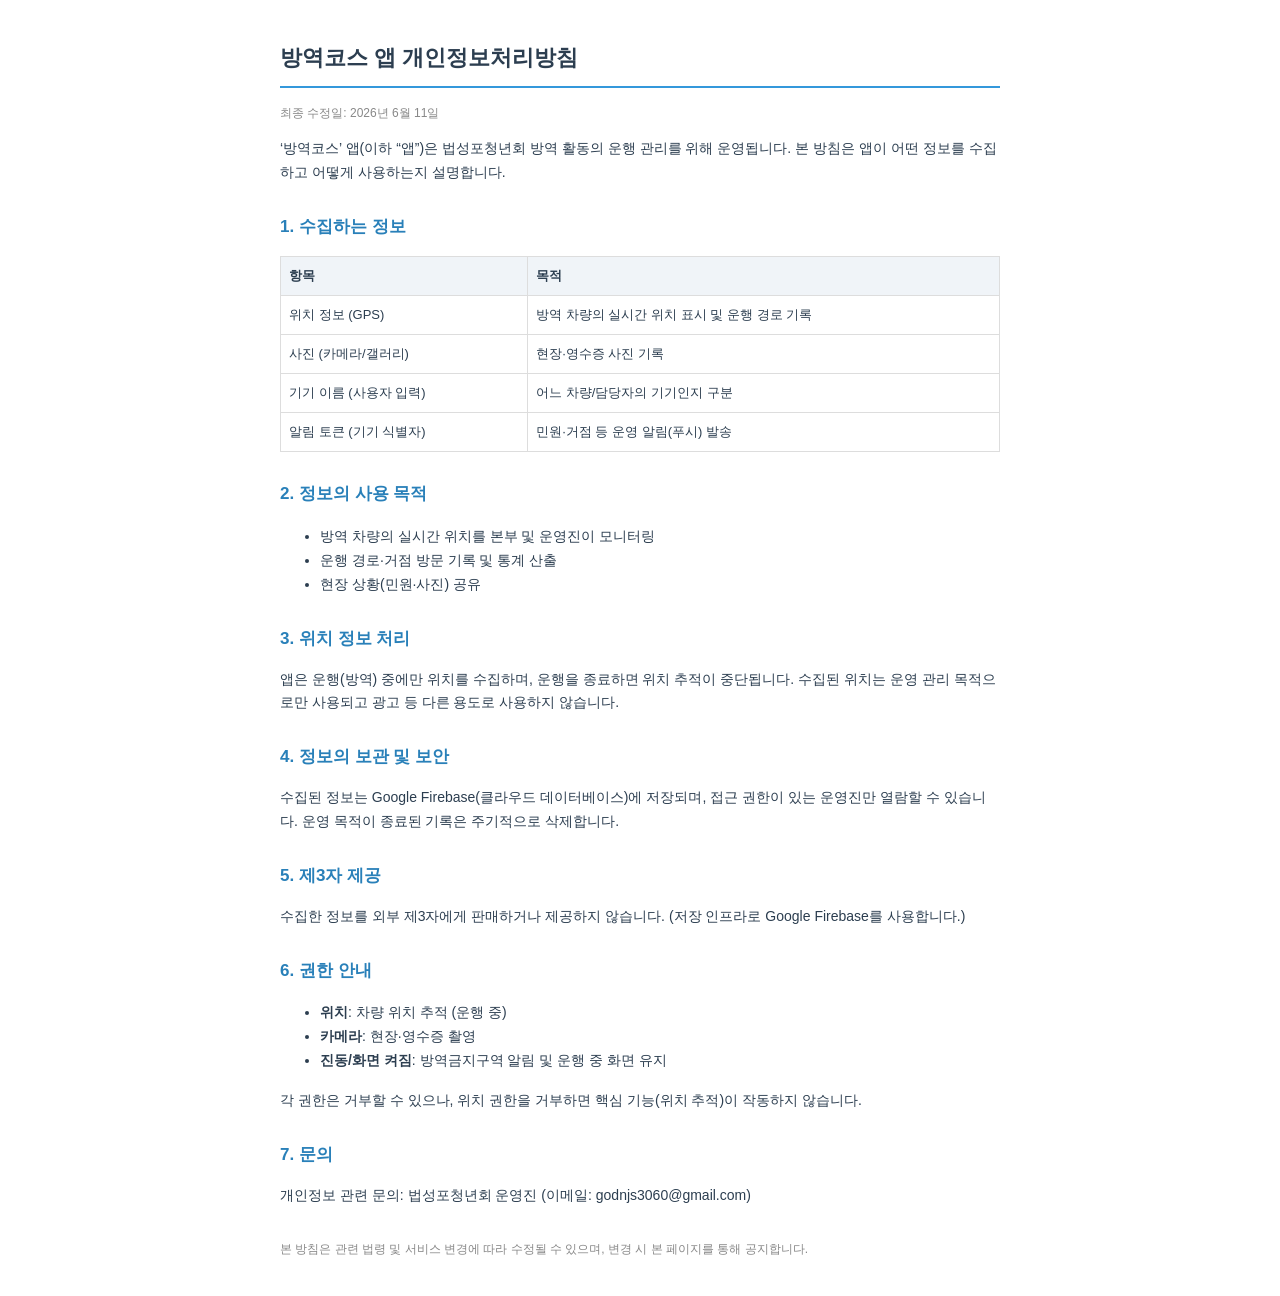
<file: privacy.html>
<!doctype html>
<html lang="ko">
<head>
  <meta charset="utf-8">
  <meta name="viewport" content="width=device-width,initial-scale=1,viewport-fit=cover">
  <title>방역코스 개인정보처리방침</title>
  <style>
    body { font-family: -apple-system, 'Malgun Gothic', sans-serif; line-height: 1.7; color: #2c3e50; max-width: 720px; margin: 0 auto; padding: 24px 18px; }
    h1 { font-size: 22px; border-bottom: 2px solid #3498db; padding-bottom: 10px; }
    h2 { font-size: 17px; margin-top: 28px; color: #2980b9; }
    p, li { font-size: 14px; }
    .muted { color: #888; font-size: 12px; }
    table { width: 100%; border-collapse: collapse; margin: 10px 0; font-size: 13px; }
    th, td { border: 1px solid #ddd; padding: 8px; text-align: left; }
    th { background: #f0f4f8; }
  </style>
</head>
<body>
  <h1>방역코스 앱 개인정보처리방침</h1>
  <p class="muted">최종 수정일: 2026년 6월 11일</p>

  <p>‘방역코스’ 앱(이하 “앱”)은 법성포청년회 방역 활동의 운행 관리를 위해 운영됩니다. 본 방침은 앱이 어떤 정보를 수집하고 어떻게 사용하는지 설명합니다.</p>

  <h2>1. 수집하는 정보</h2>
  <table>
    <tr><th>항목</th><th>목적</th></tr>
    <tr><td>위치 정보 (GPS)</td><td>방역 차량의 실시간 위치 표시 및 운행 경로 기록</td></tr>
    <tr><td>사진 (카메라/갤러리)</td><td>현장·영수증 사진 기록</td></tr>
    <tr><td>기기 이름 (사용자 입력)</td><td>어느 차량/담당자의 기기인지 구분</td></tr>
    <tr><td>알림 토큰 (기기 식별자)</td><td>민원·거점 등 운영 알림(푸시) 발송</td></tr>
  </table>

  <h2>2. 정보의 사용 목적</h2>
  <ul>
    <li>방역 차량의 실시간 위치를 본부 및 운영진이 모니터링</li>
    <li>운행 경로·거점 방문 기록 및 통계 산출</li>
    <li>현장 상황(민원·사진) 공유</li>
  </ul>

  <h2>3. 위치 정보 처리</h2>
  <p>앱은 운행(방역) 중에만 위치를 수집하며, 운행을 종료하면 위치 추적이 중단됩니다. 수집된 위치는 운영 관리 목적으로만 사용되고 광고 등 다른 용도로 사용하지 않습니다.</p>

  <h2>4. 정보의 보관 및 보안</h2>
  <p>수집된 정보는 Google Firebase(클라우드 데이터베이스)에 저장되며, 접근 권한이 있는 운영진만 열람할 수 있습니다. 운영 목적이 종료된 기록은 주기적으로 삭제합니다.</p>

  <h2>5. 제3자 제공</h2>
  <p>수집한 정보를 외부 제3자에게 판매하거나 제공하지 않습니다. (저장 인프라로 Google Firebase를 사용합니다.)</p>

  <h2>6. 권한 안내</h2>
  <ul>
    <li><b>위치</b>: 차량 위치 추적 (운행 중)</li>
    <li><b>카메라</b>: 현장·영수증 촬영</li>
    <li><b>진동/화면 켜짐</b>: 방역금지구역 알림 및 운행 중 화면 유지</li>
  </ul>
  <p>각 권한은 거부할 수 있으나, 위치 권한을 거부하면 핵심 기능(위치 추적)이 작동하지 않습니다.</p>

  <h2>7. 문의</h2>
  <p>개인정보 관련 문의: 법성포청년회 운영진 (이메일: godnjs3060@gmail.com)</p>

  <p class="muted" style="margin-top:32px;">본 방침은 관련 법령 및 서비스 변경에 따라 수정될 수 있으며, 변경 시 본 페이지를 통해 공지합니다.</p>
</body>
</html>
</file>
